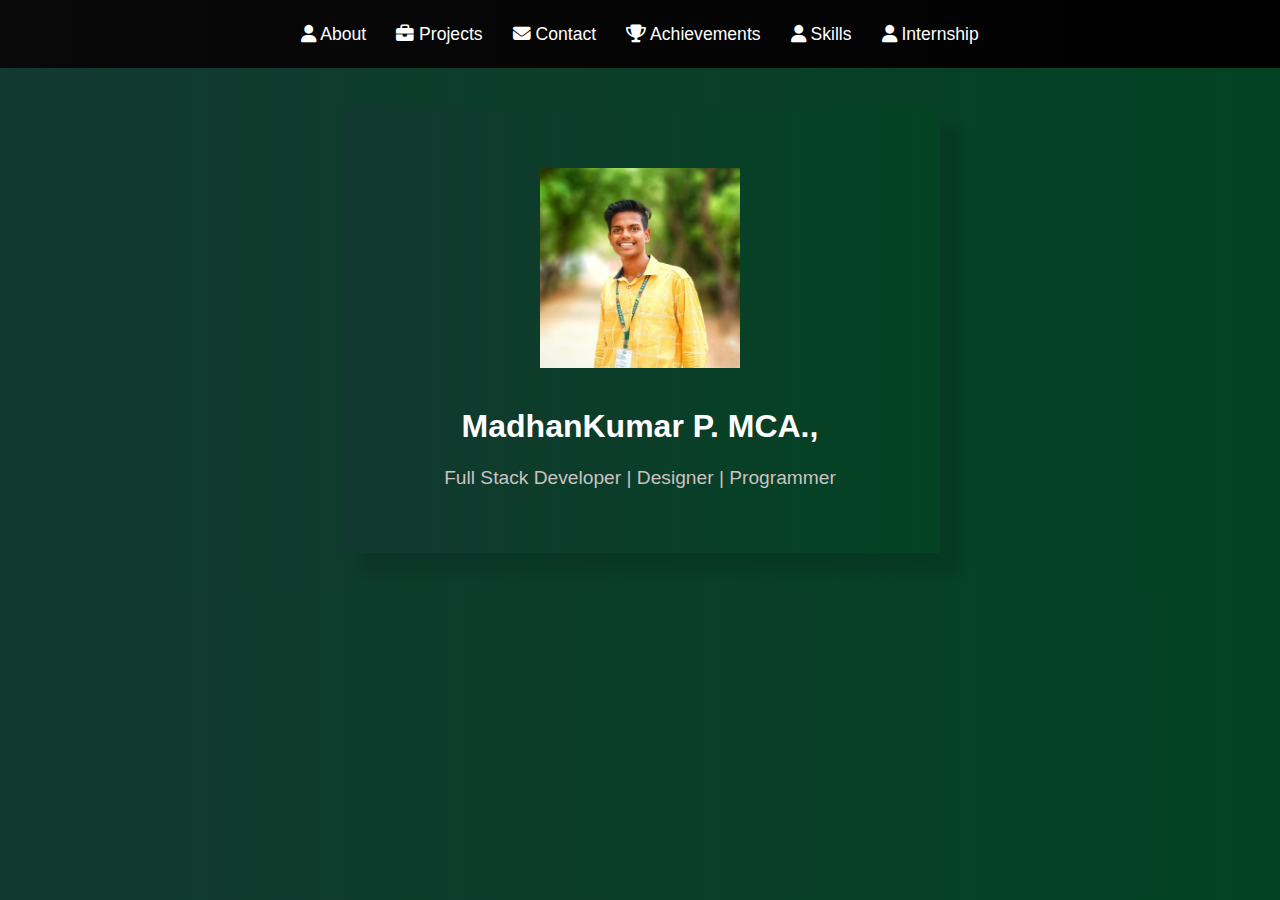
<file: index.html>
<!DOCTYPE html>
<html lang="en">
<head>
  <meta charset="UTF-8">
  <meta name="viewport" content="width=device-width, initial-scale=1.0">
  <title>Portfolio</title>
  <link rel="stylesheet" href="Index.css">
  <link rel="stylesheet" href="https://cdnjs.cloudflare.com/ajax/libs/font-awesome/6.4.2/css/all.min.css">
</head>
<body>
  <nav id="navbar">
    
    <div class="menu-toggle" id="menu-toggle" >
      <i class="fas fa-bars"></i>
    </div>
    <ul>
      <li><a href="About.html"><i class="fas fa-user"></i> About</a></li>
      <li><a href="Projects.html"><i class="fas fa-briefcase"></i> Projects</a></li>
      <li><a href="Contact.html"><i class="fas fa-envelope"></i> Contact</a></li>
      <li><a href="achivements.html"><i class="fas fa-trophy"></i> Achievements</a></li>
      <li><a href="Skills.html"><i class="fas fa-user"></i> Skills</a></li>
      <li><a href="Internship.html"><i class="fas fa-user"></i> Internship</a></li>
    </ul>
  </nav>
  
 
  <header>
    <div class="container">
      <div class="header-content">
        <img src="madhan.jpg"  class="profile-img"><br><br>
        <div class="header-text">
          
          <h1>MadhanKumar P.  MCA.,</h1>
          <p>Full Stack Developer | Designer | Programmer</p>
        </div>
      
      </div>
    </div>
  </header>


  
    <!-- Hamburger Menu for Mobile -->



 
  <script>
    const toggle = document.getElementById('menu-toggle');
    const nav = document.getElementById('navbar').querySelector('ul');
  
    toggle.addEventListener('click', () => {
      nav.classList.toggle('show');
    });
  </script>
</file>
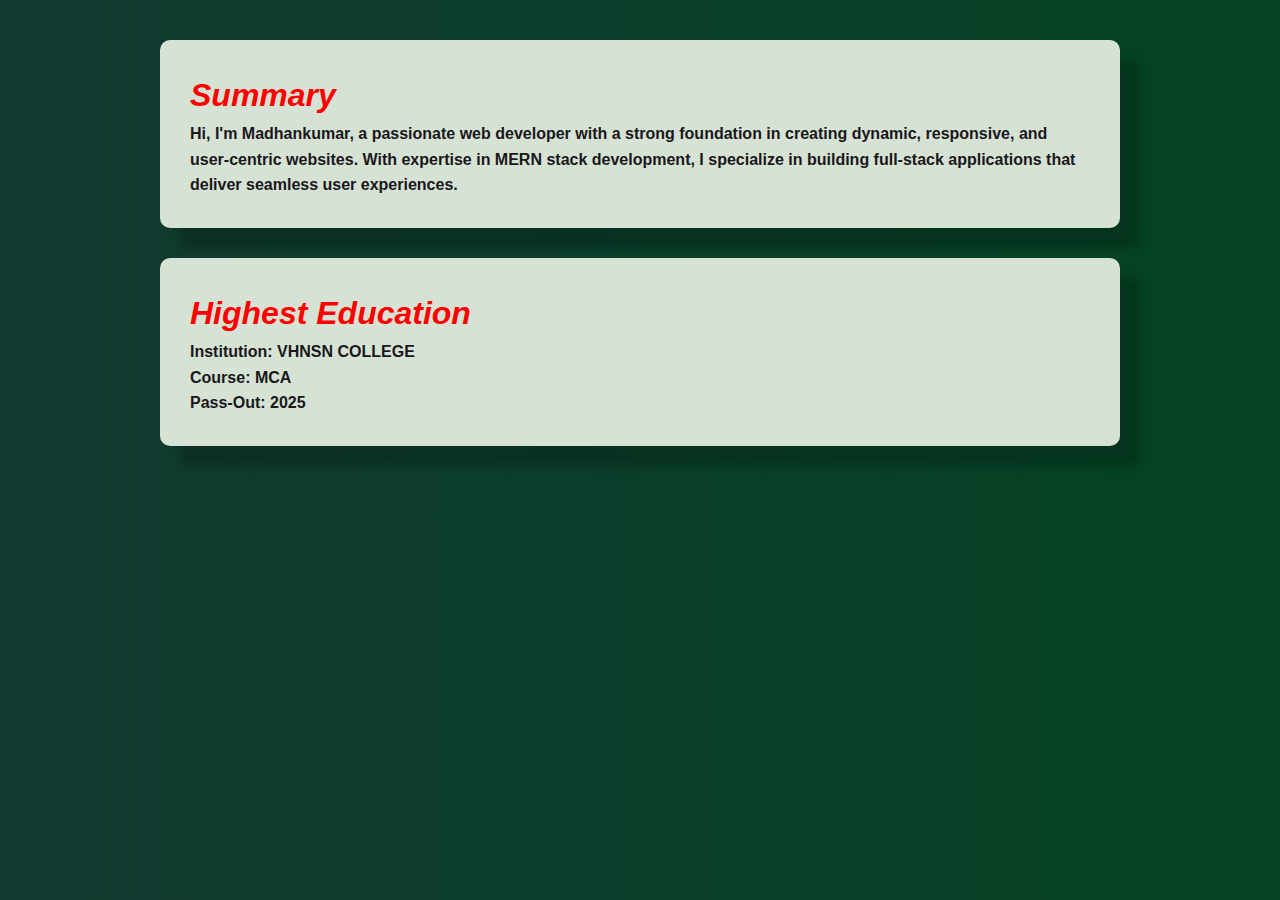
<file: About.html>
<!DOCTYPE html>
<html lang="en">
<head>
  <meta charset="UTF-8" />
  <meta name="viewport" content="width=device-width, initial-scale=1.0"/>
  <title>Portfolio</title>
  <link rel="stylesheet" href="About.css" />
  <link rel="stylesheet" href="https://cdnjs.cloudflare.com/ajax/libs/font-awesome/6.4.2/css/all.min.css" />
</head>
<body>

  <div class="container">
    <div class="summary-box">
      <h1>Summary</h1>
      <h4>
        Hi, I'm Madhankumar, a passionate web developer with a strong foundation in creating dynamic, responsive, and user-centric websites. With expertise in MERN stack development, I specialize in building full-stack applications that deliver seamless user experiences.
      </h4>
    </div>

    <div class="education-box">
      <h1>Highest Education</h1>
      <h4>Institution: VHNSN COLLEGE</h4>
      <h4>Course: MCA</h4>
      <h4>Pass-Out: 2025</h4>
    </div>
  </div>

</body>
</html>
</file>
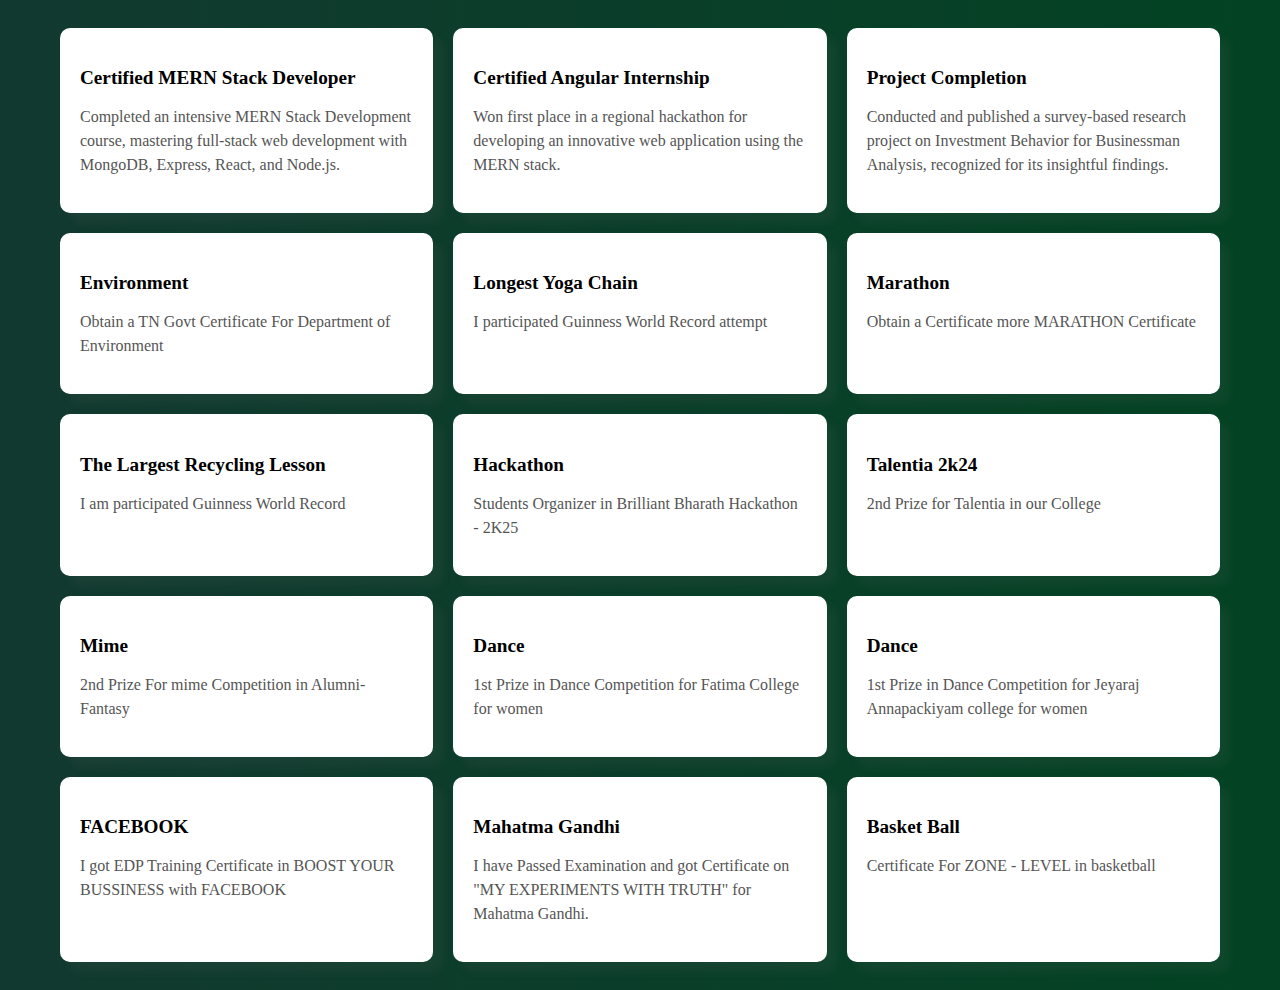
<file: achivements.html>
<!DOCTYPE html>
<html lang="en">
<head>
    <meta charset="UTF-8">
    <meta name="viewport" content="width=device-width, initial-scale=1.0">
    <link rel="stylesheet" href="achivements.css">
    <title>Document</title>
  
</head>
<body>
      
        <div class="container">
            
            
            <div class="achievement-card">
                <h3>Certified MERN Stack Developer</h3>
                <p>Completed an intensive MERN Stack Development course, mastering full-stack web development with MongoDB, Express, React, and Node.js.</p>
                
            </div>
            <div class="achievement-card">
                <h3>Certified Angular Internship</h3>
                <p>Won first place in a regional hackathon for developing an innovative web application using the MERN stack.</p>
                
                
            </div>
            <div class="achievement-card">
                <h3>Project Completion</h3>
                <p>Conducted and published a survey-based research project on Investment Behavior for Businessman Analysis, recognized for its insightful findings.</p>
               
                
            </div>
            <div class="achievement-card">
                <h3>Environment</h3>
                <p>Obtain a TN Govt Certificate For Department of Environment</p>
              
            </div>
            <div class="achievement-card">
                <h3>Longest Yoga Chain</h3>
                <p>I participated Guinness World Record attempt </p>
               
            </div>
            <div class="achievement-card">
                <h3>Marathon</h3>
                <p>Obtain a Certificate more MARATHON Certificate</p>
                
            </div>
            <div class="achievement-card">
                <h3>The Largest Recycling Lesson</h3>
                <p>I am participated Guinness World Record </p>
               
            </div>
          <div class="achievement-card">
            <h3>Hackathon </h3>
            <p>Students Organizer in Brilliant Bharath Hackathon - 2K25</p>
            
        </div>
        <div class="achievement-card">
            <h3>Talentia 2k24</h3>
            <p>2nd Prize for Talentia in our College</p>
            
        </div>
        <div class="achievement-card">
            <h3>Mime</h3>
            <p>2nd Prize For mime Competition in Alumni-Fantasy</p>
            
        </div>

        <div class="achievement-card">
            <h3>Dance</h3>
            <p>1st Prize in Dance Competition for Fatima College for women</p>
            
        </div>
         

        <div class="achievement-card">
            <h3>Dance</h3>
            <p>1st Prize in Dance Competition for Jeyaraj Annapackiyam college for women</p>
            
        </div>

        <div class="achievement-card">
            <h3>FACEBOOK</h3>
            <p>I got EDP Training Certificate in BOOST YOUR BUSSINESS with
                FACEBOOK </p>
        </div>

        <div class="achievement-card">
            <h3>Mahatma Gandhi</h3>
            <p>I have Passed Examination and got Certificate on "MY EXPERIMENTS WITH TRUTH" for Mahatma Gandhi. </p>
        </div>
        <div class="achievement-card">
            <h3>Basket Ball</h3>
            <p>Certificate For ZONE - LEVEL in basketball </p>
        </div>



         
         
         
        </div>
      

 
</body>
</html>
</file>
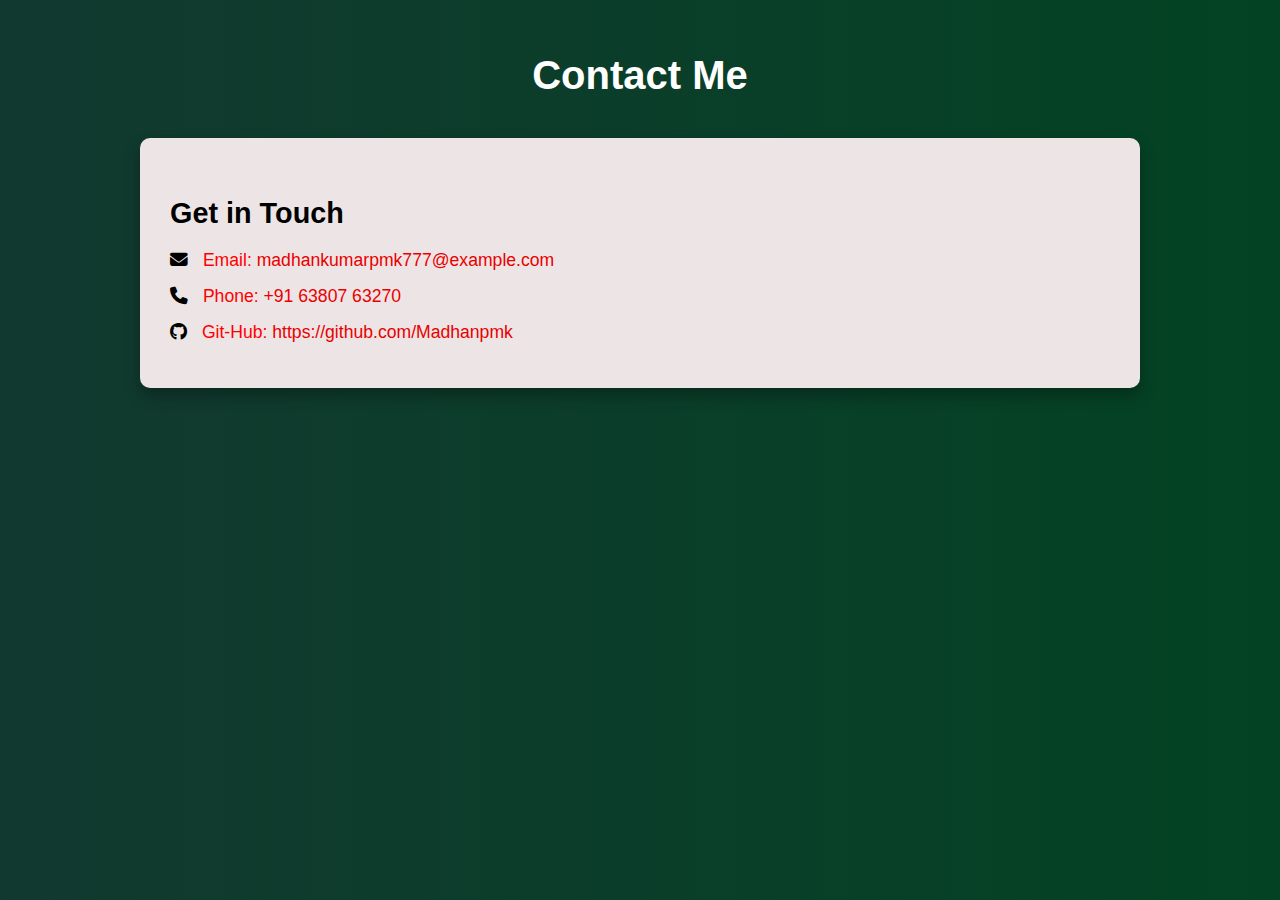
<file: Contact.html>
<!DOCTYPE html>
<html lang="en">
<head>
  <meta charset="UTF-8">
  <meta name="viewport" content="width=device-width, initial-scale=1.0">
  <title>Portfolio</title>
  <link rel="stylesheet" href="Contact.css">
  <link rel="stylesheet" href="https://cdnjs.cloudflare.com/ajax/libs/font-awesome/6.4.2/css/all.min.css">
</head>
<body>
    <div class="container">
      <h2>Contact Me</h2>
      <div class="contact-content">
        <div class="contact-info">
          <h3>Get in Touch</h3>
  
         <div class="info-box">
          <p><i class="fas fa-envelope"></i> Email:
              <a href="https://mail.google.com/mail/?view=cm&fs=1&to=madhankumarpmk777@example.com" target="_blank" rel="noopener noreferrer">
                madhankumarpmk777@example.com
              </a>
            </p>
          </div>
  
          <div class="info-box">
            <p><i class="fas fa-phone"></i> Phone:
              <a href="tel:+916380763270">+91 63807 63270</a>
            </p>
          </div>

          <div class="info-box">
            <p><i class="fab fa-github"></i> Git-Hub:
              <a href="https://github.com/Madhanpmk">https://github.com/Madhanpmk</a>
            </p>
          </div>
          
  
        </div>
      </div>
    </div>

  </body>
</file>
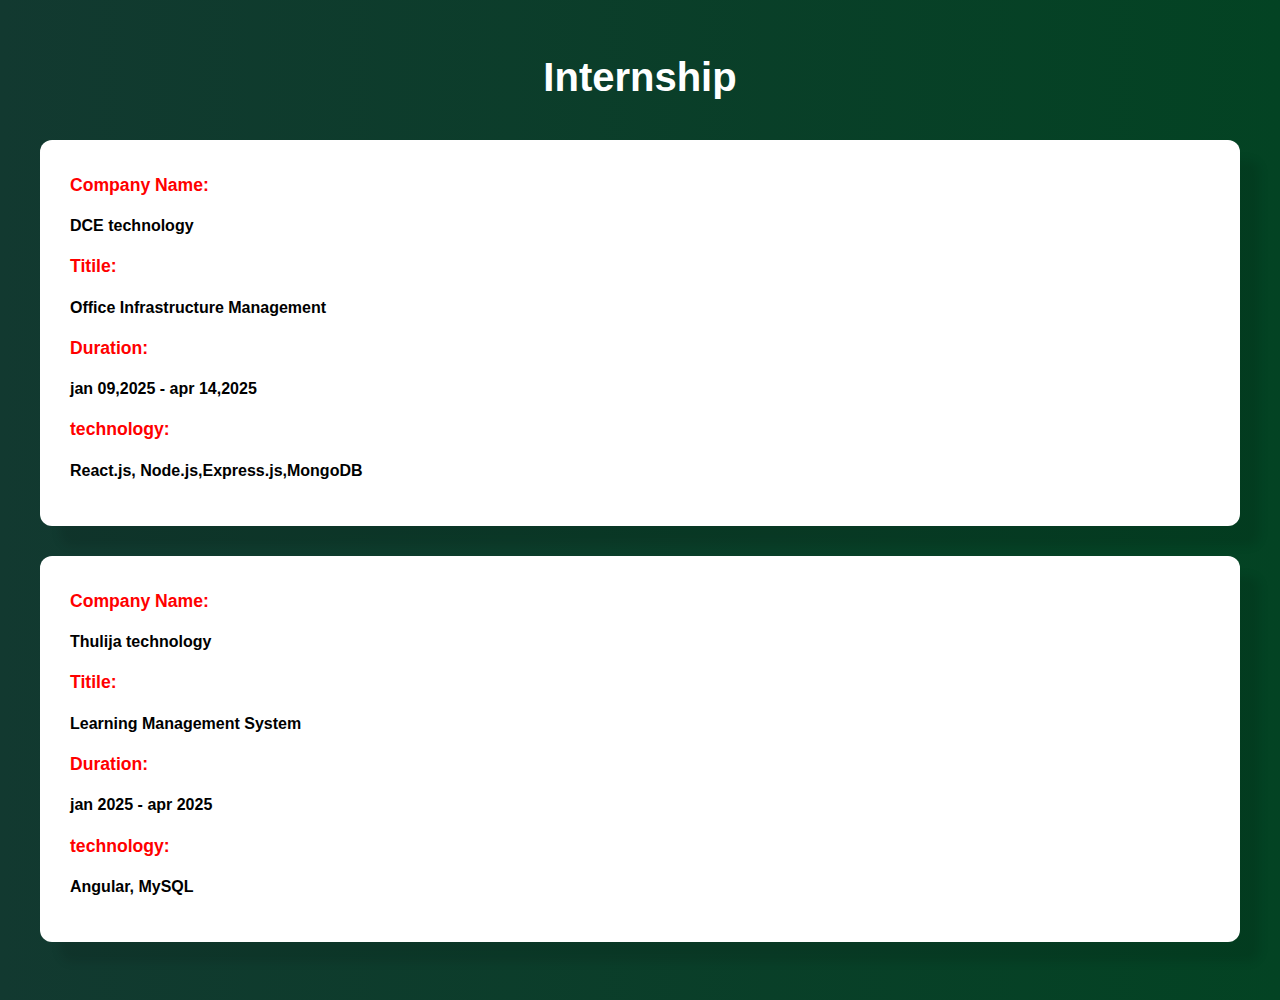
<file: Internship.html>
<!DOCTYPE html>
<html lang="en">
<head>
  <meta charset="UTF-8">
  <meta name="viewport" content="width=device-width, initial-scale=1.0">
  <title>Portfolio</title>
  <link rel="stylesheet" href="intern.css">
  <link rel="stylesheet" href="https://cdnjs.cloudflare.com/ajax/libs/font-awesome/6.4.2/css/all.min.css">
</head>
<body>
<div class="container">

    <h1>Internship</h1>

    <div class="intern">
        <h3>Company Name:</h3><h4>DCE technology</h4>
        <h3>Titile:</h3><h4>Office Infrastructure Management</h4>
        <h3>Duration:</h3><h4> jan 09,2025 - apr 14,2025</h4>
        <h3>technology:</h3><h4>React.js, Node.js,Express.js,MongoDB</h4>
</div>

<div class="intern">
    <h3>Company Name:</h3><h4>Thulija technology</h4>
    <h3>Titile:</h3><h4>Learning Management System</h4>
    <h3>Duration:</h3><h4> jan 2025 - apr 2025</h4>
    <h3>technology:</h3><h4>Angular, MySQL</h4>
</div>
</body>
</file>
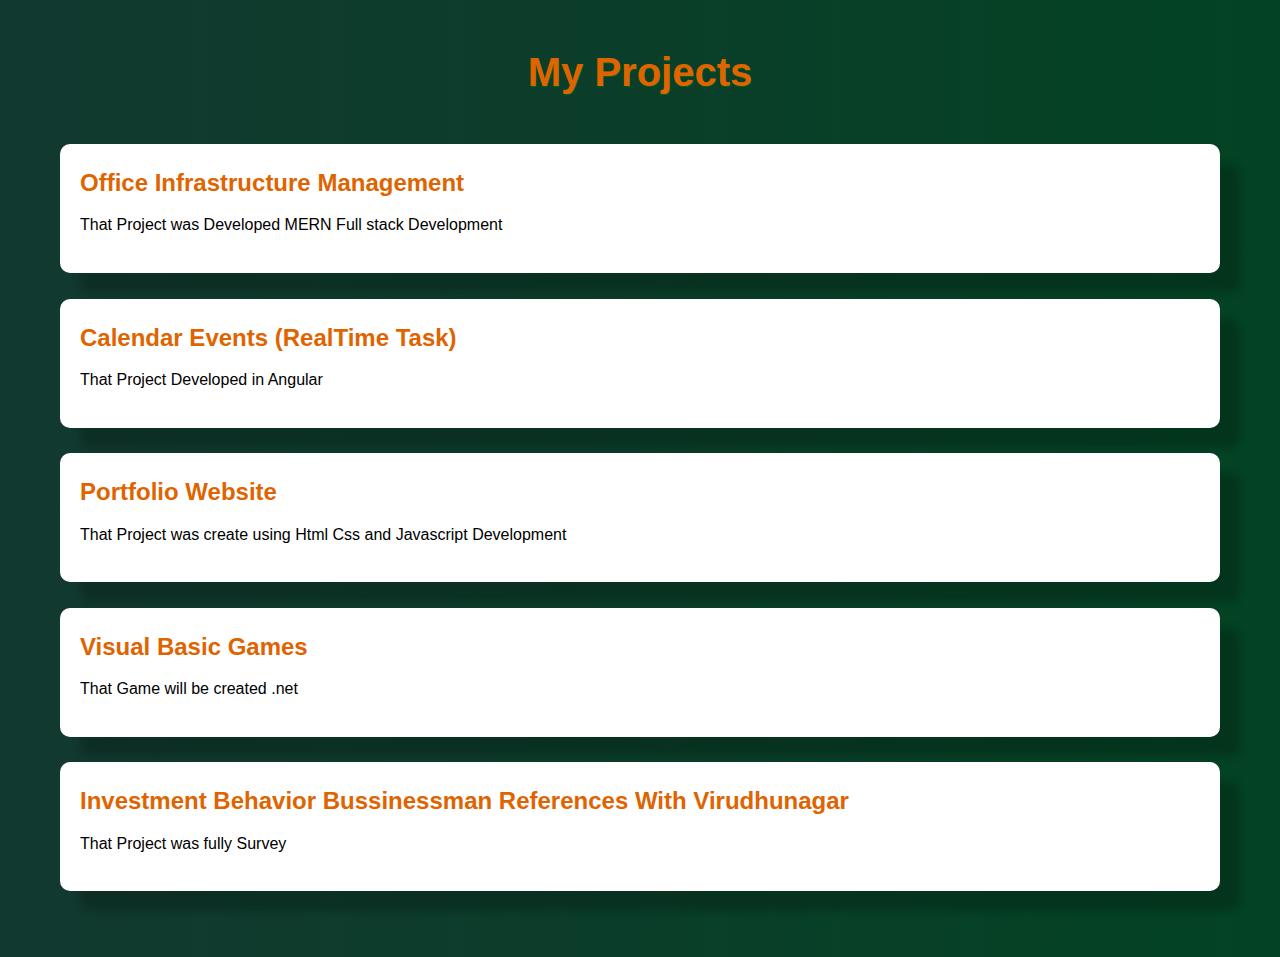
<file: Projects.html>
<!DOCTYPE html>
<html lang="en">
<head>
  <meta charset="UTF-8">
  <meta name="viewport" content="width=device-width, initial-scale=1.0">
  <title>Portfolio</title>
  <link rel="stylesheet" href="Projects.css">
  <link rel="stylesheet" href="https://cdnjs.cloudflare.com/ajax/libs/font-awesome/6.4.2/css/all.min.css">
</head>
<body>
<section id="projects">
    <div class="container">
      <h1>My Projects</h1>

      <div class="project-card">
        <h3>Office Infrastructure Management</h3>
        <p>That Project was Developed MERN Full stack Development</p>
      </div><br>

      <div class="project-card">
        <h3>Calendar Events (RealTime Task)</h3>
        <p>That Project Developed in  Angular  </p>
      </div><br>

      <div class="project-card">
        <h3>Portfolio Website</h3>
        <p>That Project was create using Html Css and Javascript Development</p>
      </div><br>

      <div class="project-card">
        <h3>Visual Basic Games</h3>
        <p>That Game will be created .net </p>
      </div><br>

    

      <div class="project-card">
        <h3>Investment Behavior Bussinessman References With Virudhunagar</h3>
        <p>That Project was fully Survey</p>
      </div><br>

      

    </div>
  </section>
</body>
</file>
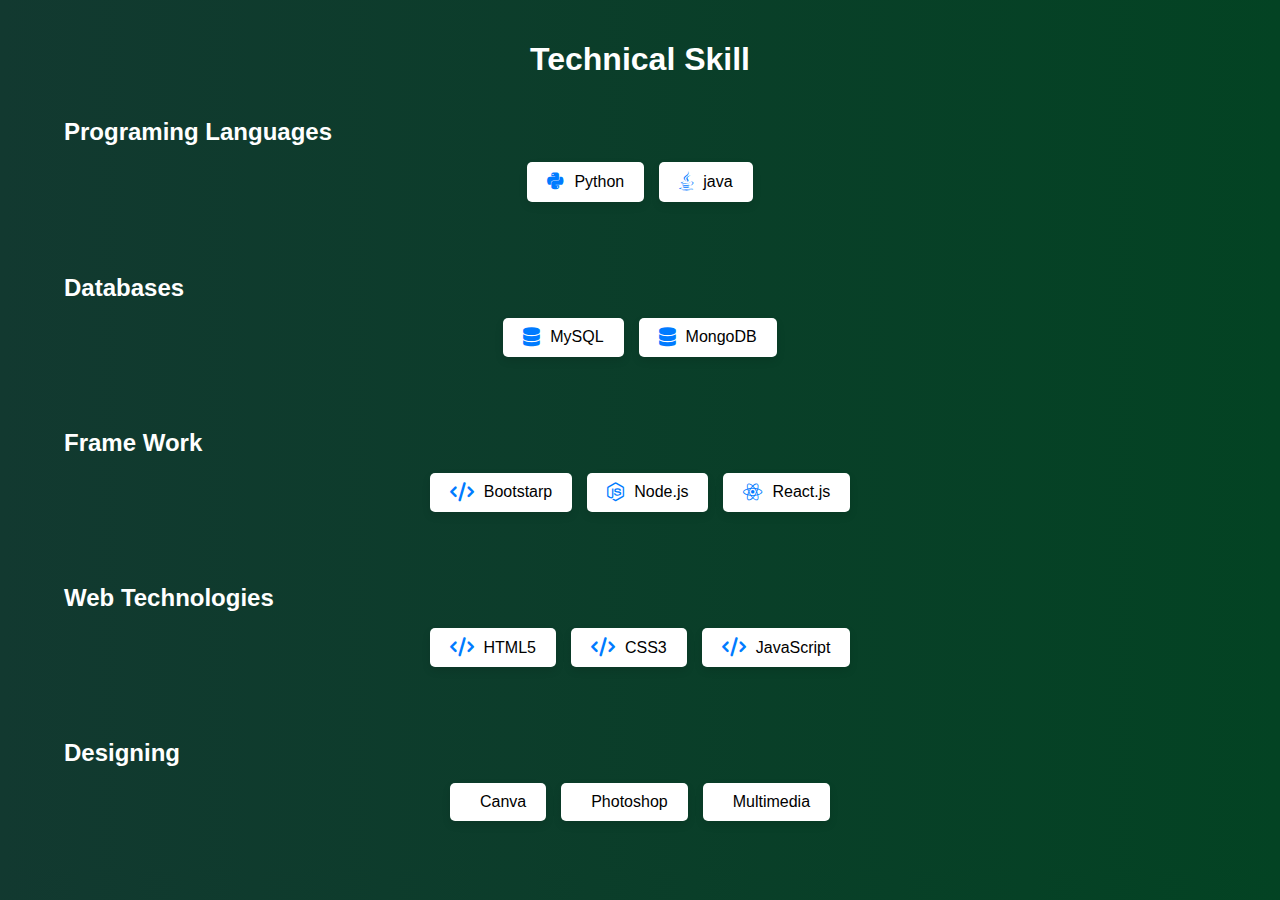
<file: Skills.html>
<!DOCTYPE html>
<html lang="en">
<head>
  <meta charset="UTF-8">
  <meta name="viewport" content="width=device-width, initial-scale=1.0">
  <title>Portfolio</title>
  <link rel="stylesheet" href="Skills.css">
  <link rel="stylesheet" href="https://cdnjs.cloudflare.com/ajax/libs/font-awesome/6.4.2/css/all.min.css">
</head>
<body>

    <div class="container">
    
          <h1>Technical Skill</h1>

          <div class="skilldiv">
          <h3>Programing Languages</h3>
          <ul class="skills-list">
            <li><i class="fab fa-python"></i>Python</li>
            <li><i class="fab fa-java"></i> java</li>
            
            
          </ul>
        </div><br>
        <div class="skilldiv">
          <h3>Databases</h3>
          <ul class="skills-list">
            <li><i class="fas fa-database"></i> MySQL</li>
            <li><i class="fas fa-database"></i> MongoDB</li>
            
          </ul>
        </div><br>

        <div class="skilldiv">
          <h3>Frame Work</h3>
          <ul class="skills-list">
            <li><i class="fas fa-code"></i> Bootstarp</li>
            <li><i class="fab fa-node-js"></i> Node.js</li>
            <li><i class="fab fa-react"></i> React.js</li>
           
            
          </ul>
        </div><br>

        <div class="skilldiv">
          <h3>Web Technologies</h3>
          <ul class="skills-list">
            <li><i class="fas fa-code"></i> HTML5</li>
            <li><i class="fas fa-code"></i>CSS3</li>
            <li><i class="fas fa-code"></i> JavaScript</li>
            
            
          </ul>
        </div><br>
        
        <div class="skilldiv">
            <h3>Designing</h3>
            <ul class="skills-list">
              <li><i class="fas fa-"></i> Canva</li>
              <li><i class="fas fa-"></i>Photoshop</li>
              <li><i class="fas fa-"></i> Multimedia</li>
              
              
            </ul>
          </div>

        </div>
</file>
<file: achivements.css>
/* Container for the achievement cards */
body{
    background: linear-gradient(to right, #123930, #034323);
}
.container {
    display: grid;
    grid-template-columns: repeat(auto-fill, minmax(280px, 1fr));
    gap: 20px;
    padding: 20px;
    max-width: 1200px;
    margin: 0 auto;
    box-sizing: border-box;
    
  }


  /* Individual achievement cards */
  .achievement-card {
    background-color: #ffffff;
    border-radius: 10px;
    box-shadow: 10px 10px 10px rgba(115, 115, 115, 0.1);
    padding: 20px;
    transition: transform 0.2s, box-shadow 0.2s;
  }
  
  /* Hover effect for cards */
  .achievement-card:hover {
    transform: translateY(-5px);
    box-shadow: 0 6px 12px rgba(0, 0, 0, 0.15);
  }
  
  /* Heading styles */
  .achievement-card h3 {
    font-size: 1.2rem;
    margin-bottom: 10px;
    color: #000000;
  }
  
  /* Paragraph styles */
  .achievement-card p {
    font-size: 1rem;
    color: #555555;
    line-height: 1.5;
  }
  
  /* Responsive adjustments */
  @media (max-width: 768px) {
    .container {
      grid-template-columns: 1fr;
    }
  }
</file>
<file: Contact.css>
/* Base Styles */
body {
    font-family: 'Arial', sans-serif;
    background: linear-gradient(to right, #123930, #034323);
    margin: 0;
    padding: 0;
    color: #ff0000;
  }
  
  .container {
    max-width: 1000px;
    margin: 0 auto;
    padding: 20px;
  }
  
  h2 {
    text-align: center;
    margin-bottom: 40px;
    font-size: 2.5rem;
    color: #ffffff;
  }
  
  /* Contact Content */
  .contact-content {
    display: flex;
    justify-content: center;
    align-items: flex-start;
    flex-wrap: wrap;
    gap: 20px;
  }
  
  /* Contact Info Box */
  .contact-info {
    background-color: #ede5e5;
    padding: 30px;
    border-radius: 10px;
    box-shadow: 0 8px 16px rgba(0, 0, 0, 0.3);
    flex: 1 1 300px;
  }
  
  .contact-info h3 {
    margin-bottom: 20px;
    font-size: 1.8rem;
    color: #000000;
  }
  
  .info-box {
    margin-bottom: 15px;
  }
  
  .info-box p {
    margin: 0;
    font-size: 1.1rem;
  }
  
  .info-box i {
    margin-right: 10px;
    color: #000000;
  }
  
  .info-box a {
    color: #ea0000;
    text-decoration: none;
  }
  
  .info-box a:hover {
    text-decoration: underline;
  }
  
  /* Responsive Design */
  @media (max-width: 768px) {
    .contact-content {
      flex-direction: column;
      align-items: center;
    }
  
    .contact-info {
      width: 85%;
      
     
    }
  
    h2 {
      font-size: 2rem;
    }
  }
</file>
<file: intern.css>
body{
    background: linear-gradient(to right, #123930, #034323);
}

/* Container Styling */

.container {
    max-width: 1200px;
    margin: 0 auto;
    padding: 20px;
    font-family: 'Segoe UI', Tahoma, Geneva, Verdana, sans-serif;
  }
  
  /* Section Title */
  .container h1 {
    text-align: center;
    margin-bottom: 40px;
    font-size: 2.5em;
    color: #ffffff;
  }
  
 
  /* Internship Card Styling */
  .intern {
    background-color: #ffffff;
    border-radius: 12px;
    padding: 25px 30px;
    margin-bottom: 30px;
    box-shadow: 20px 20px 10px rgba(0, 0, 0, 0.1);
    transition: transform 0.3s ease, box-shadow 0.3s ease;
  }
  
  /* Hover Effect for Cards */
  .intern:hover {
    transform: translateY(-5px);
    box-shadow: 0 10px 15px rgba(0, 0, 0, 0.15);
  }
  
  /* Internship Details */
  .intern h3 {
    margin: 10px 0;
    font-size: 1.1em;
    color: #ff0000;
  }
  
  /* Responsive Design */
  @media (max-width: 768px) {
    .container {
      padding: 15px;
    }
  
    .intern {
      padding: 20px;
    }
  
    .container h1 {
      font-size: 2em;
    }
  
    .intern h3 {
      font-size: 1em;
    }
  }
  
  @media (max-width: 480px) {
    .intern {
      padding: 15px;
    }
  
    .container h1 {
      font-size: 1.8em;
    }
  
    .intern h3 {
      font-size: 0.95em;
    }
  }
</file>
<file: Skills.css>
/* General Styles */
body {
    font-family: 'Arial', sans-serif;
    margin: 0;
    padding: 0;
    background: linear-gradient(to right, #123930, #034323);
  }
  
  .container {
    width: 90%;
    max-width: 1200px;
    margin: 0 auto;
    padding: 20px;
  }
  
  h1 {
    text-align: center;
    color: #ffffff;
    margin-bottom: 40px;
  }
  
  /* Skill Category Styles */
  .skilldiv {
    margin-bottom: 30px;
  }
  
  .skilldiv h3 {
    font-size: 1.5rem;
    color: #ffffff;
    margin-bottom: 10px;
  }
  
  .skills-list {
    list-style: none;
    padding: 0;
    display: flex;
    flex-wrap: wrap;
    gap: 15px;
    justify-content: center;
  }
  
  .skills-list li {
    background-color: #fff;
    padding: 10px 20px;
    border-radius: 5px;
    box-shadow: 0 4px 8px rgba(0, 0, 0, 0.1);
    display: flex;
    align-items: center;
    gap: 10px;
    transition: transform 0.3s ease, box-shadow 0.3s ease;
  }
  
  .skills-list li:hover {
    transform: translateY(-5px);
    box-shadow: 0 6px 12px rgba(0, 0, 0, 0.2);
  }
  
  .skills-list i {
    font-size: 1.2rem;
    color: #007bff;
  }
  
  /* Responsive Design */
  @media (max-width: 768px) {
    .skills-list {
      justify-content: flex-start;
    }
  
    .skills-list li {
      width: 100%;
      justify-content: flex-start;
    }
  }
  
  @media (max-width: 480px) {
    h1 {
      font-size: 1.5rem;
    }
  
    .skills-list {
      flex-direction: column;
      gap: 10px;
    }
  
    .skills-list li {
      width: 100%;
    }
  }
</file>
<file: Index.css>
/* Reset default styles */
* {
    margin: 0;
    padding: 0;
    box-sizing: border-box;
  }
  
  body {
    font-family: 'Arial', sans-serif;
    line-height: 1.6;
    background: linear-gradient(to right, #123930, #034323);
    text-align: center;
  }
  
  /* Header container */
  .container {
    max-width: 1000px;
    margin: 0 auto;
    padding: 20px;
  }
  
  /* Header section */
  header {
    background: linear-gradient(to right, #123930, #034323);
    margin: 40px auto;
    padding: 40px 20px;
    width: 100%;
    max-width: 600px;
    box-shadow: 20px 20px 10px rgba(0, 0, 0, 0.1);
  }
  
  .profile-img {
    width: 200px;
    height: 200px;
  }
  
  
  
  .header-text h1 {
    font-size: 2rem;
    margin-bottom: 10px;
    color: white;
  }
  
  .header-text p {
    font-size: 1.2rem;
    color: #cbc2c2;
  }
  
  /* Top nav title */
  nav > h1 {
    background-color: #ffffff;
    color: #fff;
    padding: 15px;
    font-size: 1.5rem;
  }
  
  /* Hamburger menu */
  .menu-toggle {
    display: none;
    font-size: 2rem;
    color: #fff;
    background: linear-gradient(to right, #0e1f1b, #0f1c15);
    padding: 10px 15px;
    cursor: pointer;
    text-align: left;
  }
  
  /* Navigation menu */
  #navbar {
    background: linear-gradient(to right, #090909, #000000);
  }
  
  #navbar ul {
    display: flex;
    justify-content: center;
    flex-wrap: wrap;
    list-style: none;
    padding: 10px 0;
  }
  
  #navbar ul li {
    margin: 10px 15px;
  }
  
  #navbar ul li a {
    color: #fff;
    text-decoration: none;
    font-size: 1.1rem;
    transition: color 0.3s ease;
  }
  
  #navbar ul li a:hover {
    color: #ffcc00;
  }
  @media (max-width: 768px) {
    .profile-img {
      width: 200px;
      height: 200px;
    }
  
    .header-text h1 {
      font-size: 1.4rem;
    }
  
    .header-text p {
      font-size: 1rem;
    }
  
    .menu-toggle {
      display: block;
    }
  
    #navbar ul {
      display: none;
      flex-direction: column;
      align-items: flex-start;
    }
  
    #navbar ul.show {
      display: flex;
    }
    #navbar ul li {
        width: 100%;
        
      }
    
      #navbar ul li a {
        padding: 5px;
        display: block;
        width: 100%;
      }
  }
</file>
<file: About.css>
/* Reset default styles */
* {
    margin: 0;
    padding: 0;
    box-sizing: border-box;
  }
  
  body {
    font-family: 'Arial', sans-serif;
    line-height: 1.6;
    background: linear-gradient(to right, #123930, #034323);
   
    padding: 20px;
  }
  
  /* Container */
  .container {
    max-width: 1000px;
    margin: 0 auto;
    padding: 20px;
  }
  
  h1{
    color: red;
    font-family: 'Gill Sans', 'Gill Sans MT', Calibri, 'Trebuchet MS', sans-serif;
    font-weight: bolder;
    font-style: italic;
  }
  /* Box Styles */
  .summary-box,
  .education-box {
    background-color: #d6e2d4;
    color: #19181b;
    padding: 30px;
    margin-bottom: 30px;
    border-radius: 10px;
    box-shadow: 20px 20px 8px rgba(0, 0, 0, 0.2);
  }
  
  /* Responsive Design */
  @media (max-width: 768px) {
    .summary-box,
    .education-box {
      padding: 20px;
    }
  }
</file>
<file: Projects.css>
/* Reset default styles */
* {
    margin: 0;
    padding: 0;
    box-sizing: border-box;
  }
  
  body {
    font-family: 'Arial', sans-serif;
    line-height: 1.6;
    background: linear-gradient(to right, #123930, #034323);
    color: #df6400;
    padding: 20px;
  }
  
  /* Container styling */
  .container {
    max-width: 1200px;
    margin: 0 auto;
    padding: 20px;
  }
  
  /* Section title */
  #projects h1 {
    text-align: center;
    margin-bottom: 40px;
    font-size: 2.5rem;
    text-shadow: 1px 1px rgb(0, 97, 32);
  }
  
  /* Project grid layout */
  .project-grid {
    display: flex;
    flex-wrap: wrap;
    gap: 20px;
    justify-content: center;
  }
  
  /* Individual project cards */
  .project-card {
    background-color: #ffffff;
    padding: 20px;
    border-radius: 10px;
    box-shadow: 20px 20px 8px rgba(0, 0, 0, 0.2);
   
    transition: transform 0.3s ease, box-shadow 0.3s ease;
  }
  
  .project-card:hover {
    transform: translateY(-5px);
    box-shadow: 0 8px 16px rgba(0, 0, 0, 0.3);
  }
  
  /* Project card content */
  .project-card h3 {
    margin-bottom: 10px;
    font-size: 1.5rem;
  }
  
  .project-card p {
    margin-bottom: 15px;
    font-size: 1rem;
    color: #000000;
  }
  
  /* View Project button */
  .project-card button {
    padding: 10px 15px;
    border: none;
    background-color: #ffcc00;
    color: #000;
    border-radius: 5px;
    cursor: pointer;
    font-weight: bold;
    transition: background-color 0.3s ease;
  }
  
  .project-card button:hover {
    background-color: #e6b800;
  }
  
  /* Responsive adjustments */
  @media (max-width: 768px) {
    .project-grid {
      flex-direction: column;
      align-items: center;
    }
  
    .project-card {
      max-width: 90%;
    }
  }
</file>
